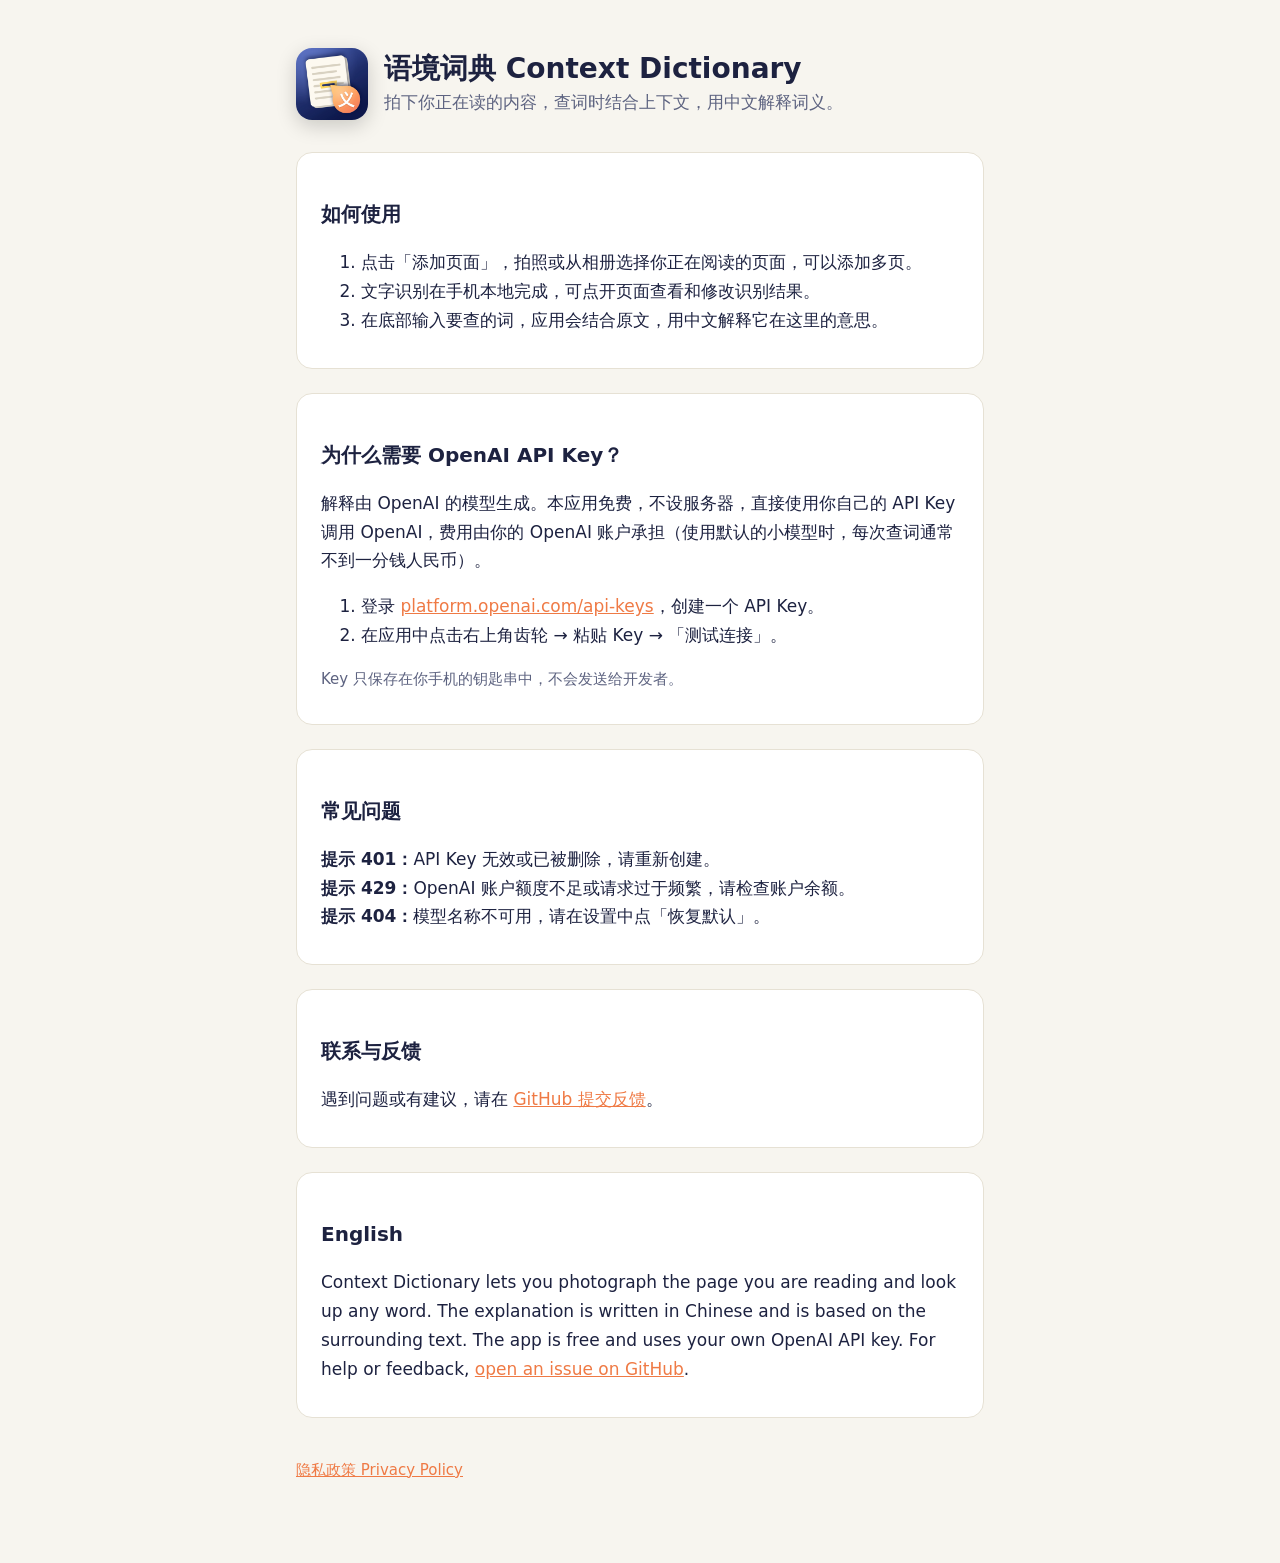
<file: index.html>
<!doctype html>
<html lang="zh-Hans">
<head>
<meta charset="utf-8"><meta name="viewport" content="width=device-width, initial-scale=1">
<title>语境词典 · 帮助与支持</title>
<link rel="stylesheet" href="style.css"><link rel="icon" href="icon.png">
</head>
<body><main>
<header><img src="icon.png" alt=""><div><h1>语境词典 Context Dictionary</h1><p>拍下你正在读的内容，查词时结合上下文，用中文解释词义。</p></div></header>

<section class="card">
<h2>如何使用</h2>
<ol>
<li>点击「添加页面」，拍照或从相册选择你正在阅读的页面，可以添加多页。</li>
<li>文字识别在手机本地完成，可点开页面查看和修改识别结果。</li>
<li>在底部输入要查的词，应用会结合原文，用中文解释它在这里的意思。</li>
</ol>
</section>

<section class="card">
<h2>为什么需要 OpenAI API Key？</h2>
<p>解释由 OpenAI 的模型生成。本应用免费，不设服务器，直接使用你自己的 API Key 调用 OpenAI，费用由你的 OpenAI 账户承担（使用默认的小模型时，每次查词通常不到一分钱人民币）。</p>
<ol>
<li>登录 <a href="https://platform.openai.com/api-keys">platform.openai.com/api-keys</a>，创建一个 API Key。</li>
<li>在应用中点击右上角齿轮 → 粘贴 Key → 「测试连接」。</li>
</ol>
<p class="muted">Key 只保存在你手机的钥匙串中，不会发送给开发者。</p>
</section>

<section class="card">
<h2>常见问题</h2>
<p><b>提示 401：</b>API Key 无效或已被删除，请重新创建。<br>
<b>提示 429：</b>OpenAI 账户额度不足或请求过于频繁，请检查账户余额。<br>
<b>提示 404：</b>模型名称不可用，请在设置中点「恢复默认」。</p>
</section>

<section class="card">
<h2>联系与反馈</h2>
<p>遇到问题或有建议，请在 <a href="https://github.com/ThCyber/context-dictionary/issues/new">GitHub 提交反馈</a>。</p>
</section>

<section class="card" lang="en">
<h2>English</h2>
<p>Context Dictionary lets you photograph the page you are reading and look up any word. The explanation is written in Chinese and is based on the surrounding text. The app is free and uses your own OpenAI API key. For help or feedback, <a href="https://github.com/ThCyber/context-dictionary/issues/new">open an issue on GitHub</a>.</p>
</section>

<nav><a href="privacy.html">隐私政策 Privacy Policy</a></nav>
</main></body></html>
</file>
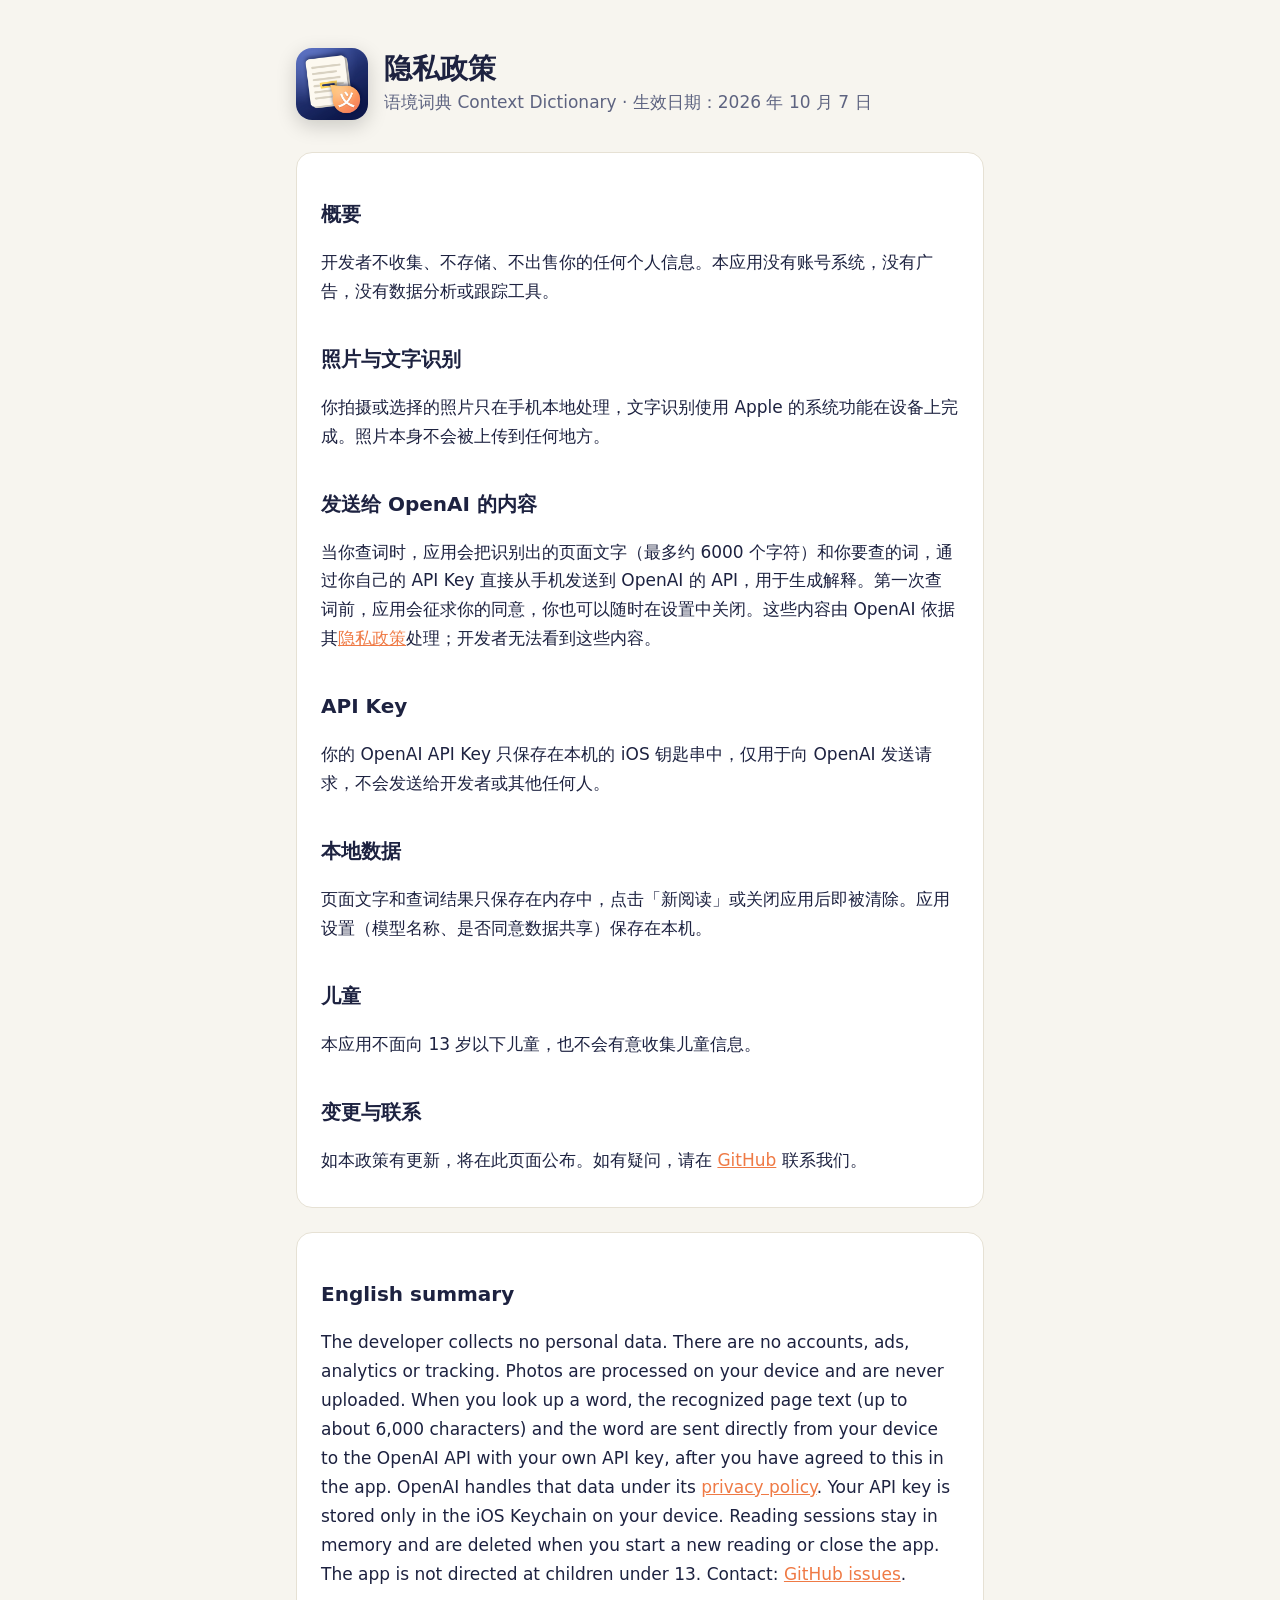
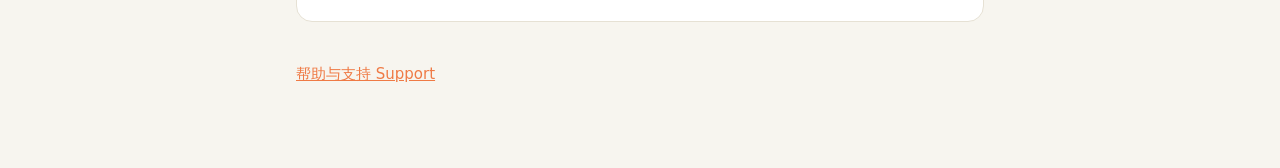
<file: privacy.html>
<!doctype html>
<html lang="zh-Hans">
<head>
<meta charset="utf-8"><meta name="viewport" content="width=device-width, initial-scale=1">
<title>语境词典 · 隐私政策</title>
<link rel="stylesheet" href="style.css"><link rel="icon" href="icon.png">
</head>
<body><main>
<header><img src="icon.png" alt=""><div><h1>隐私政策</h1><p>语境词典 Context Dictionary · 生效日期：2026 年 10 月 7 日</p></div></header>

<section class="card">
<h2>概要</h2>
<p>开发者不收集、不存储、不出售你的任何个人信息。本应用没有账号系统，没有广告，没有数据分析或跟踪工具。</p>

<h2>照片与文字识别</h2>
<p>你拍摄或选择的照片只在手机本地处理，文字识别使用 Apple 的系统功能在设备上完成。照片本身不会被上传到任何地方。</p>

<h2>发送给 OpenAI 的内容</h2>
<p>当你查词时，应用会把识别出的页面文字（最多约 6000 个字符）和你要查的词，通过你自己的 API Key 直接从手机发送到 OpenAI 的 API，用于生成解释。第一次查词前，应用会征求你的同意，你也可以随时在设置中关闭。这些内容由 OpenAI 依据其<a href="https://openai.com/policies/privacy-policy/">隐私政策</a>处理；开发者无法看到这些内容。</p>

<h2>API Key</h2>
<p>你的 OpenAI API Key 只保存在本机的 iOS 钥匙串中，仅用于向 OpenAI 发送请求，不会发送给开发者或其他任何人。</p>

<h2>本地数据</h2>
<p>页面文字和查词结果只保存在内存中，点击「新阅读」或关闭应用后即被清除。应用设置（模型名称、是否同意数据共享）保存在本机。</p>

<h2>儿童</h2>
<p>本应用不面向 13 岁以下儿童，也不会有意收集儿童信息。</p>

<h2>变更与联系</h2>
<p>如本政策有更新，将在此页面公布。如有疑问，请在 <a href="https://github.com/ThCyber/context-dictionary/issues/new">GitHub</a> 联系我们。</p>
</section>

<section class="card" lang="en">
<h2>English summary</h2>
<p>The developer collects no personal data. There are no accounts, ads, analytics or tracking. Photos are processed on your device and are never uploaded. When you look up a word, the recognized page text (up to about 6,000 characters) and the word are sent directly from your device to the OpenAI API with your own API key, after you have agreed to this in the app. OpenAI handles that data under its <a href="https://openai.com/policies/privacy-policy/">privacy policy</a>. Your API key is stored only in the iOS Keychain on your device. Reading sessions stay in memory and are deleted when you start a new reading or close the app. The app is not directed at children under 13. Contact: <a href="https://github.com/ThCyber/context-dictionary/issues/new">GitHub issues</a>.</p>
</section>

<nav><a href="index.html">帮助与支持 Support</a></nav>
</main></body></html>
</file>
<file: style.css>
:root { --bg:#f7f5ef; --fg:#1d2240; --muted:#5d6380; --card:#fff; --accent:#ef7a45; --line:#e6e1d4; }
@media (prefers-color-scheme: dark) { :root { --bg:#12152e; --fg:#eef0fa; --muted:#a3a8c6; --card:#1b1f40; --line:#2c3160; } }
* { box-sizing: border-box; }
body { margin:0; background:var(--bg); color:var(--fg); font: 17px/1.7 -apple-system, "PingFang SC", "Hiragino Sans GB", system-ui, sans-serif; }
main { max-width: 720px; margin: 0 auto; padding: 48px 16px 80px; }
header { display:flex; align-items:center; gap:16px; margin-bottom:32px; }
header img { width:72px; height:72px; border-radius:16px; box-shadow:0 6px 20px rgba(0,0,0,.18); }
h1 { font-size:28px; margin:0; line-height:1.25; }
header p { margin:2px 0 0; color:var(--muted); }
h2 { font-size:20px; margin:36px 0 8px; }
section.card { background:var(--card); border:1px solid var(--line); border-radius:16px; padding:8px 24px 16px; margin-top:24px; }
a { color:var(--accent); }
.muted { color:var(--muted); font-size:15px; }
nav { margin-top:40px; display:flex; gap:20px; font-size:15px; }
</file>
